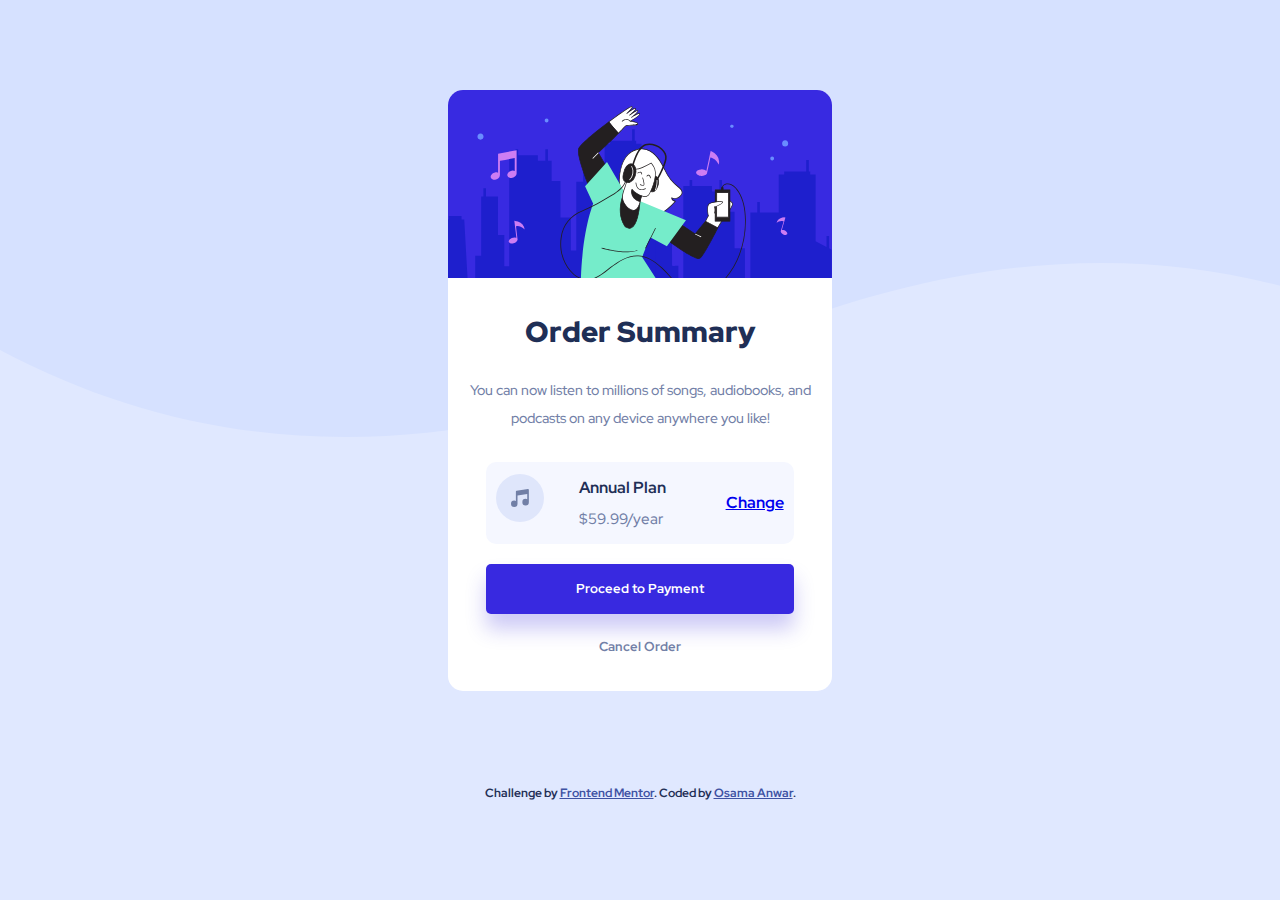
<file: order-summary/index.html>
<!DOCTYPE html>
<html lang="en">
<head>
  <meta charset="UTF-8">
  <meta name="viewport" content="width=device-width, initial-scale=1.0"> <!-- displays site properly based on user's device -->
  <link rel="icon" type="image/png" sizes="32x32" href="./images/favicon-32x32.png">
  <link rel="preconnect" href="https://fonts.googleapis.com">
  <link rel="preconnect" href="https://fonts.gstatic.com" crossorigin>
  <link href="https://fonts.googleapis.com/css2?family=Red+Hat+Display:wght@500;700;900&display=swap" rel="stylesheet">
  <link rel="stylesheet" href="css-file/style.css">
  <title>Order summary card</title>
</head>
<body>
  <div class="container"> 
    <!-- image placing -->
    <div class="img-container">
      <img src="images/illustration-hero.svg" alt="hero image">
    </div>
    <main> 
      <!-- content part -->
      <h1>Order Summary</h1>
      <p>You can now listen to millions of songs, audiobooks, and podcasts on any 
      device anywhere you like!</p>
      <!-- annual plan -->
      <div class="plan-container">
        <div class="plan-icon-container">
          <img src="images/icon-music.svg" alt="music icon">
        </div>
        <div class="plan-summary">
          <h2>Annual Plan</h2>
          <p>$59.99/year</p>
        </div>  
        <a href="#" class="change-btn">Change</a>
      </div>
      <!-- payment -->
      <a href="#" class="proceed-btn"> Proceed to Payment</a>
      <a href="#" class="cancel-btn">Cancel Order</a>
    </main>
  </div>
      <!-- credits -->
  <footer class="attribution">
    Challenge by <a href="https://www.frontendmentor.io?ref=challenge" target="_blank">Frontend Mentor</a>. 
    Coded by <a href="https://github.com/Osama-Anwar" target="_blank">Osama Anwar</a>.
  </footer>
</body>
</html>
</file>
<file: order-summary/css-file/style.css>
:root {
  /* global roles  */
  --Paleblue: hsl(225, 100%, 94%);
  --Brightblue: hsl(245, 75%, 52%);
  --Verypaleblue: hsl(225, 100%, 98%);
  --Desaturatedblue: hsl(224, 23%, 55%);
  --Darkblue: hsl(223, 47%, 23%);
}
* {
  /* global roles  */
  font-family: "Red Hat Display", sans-serif;
  font-size: 16px;
  margin: 0px;
  padding: 0px;
  box-sizing: border-box;
  font-weight: 700;
  line-height: 2em;
}
body {
  background: var(--Paleblue);
  background-image: url("../images/pattern-background-mobile.svg");
  background-repeat: no-repeat;
  color: var(--Darkblue);
}

.container {
  /* card space */
  background-color: white;
  width: 85%;
  margin: 10vh auto;
  border-radius: 15px;
  overflow: hidden;
}

img {
  width: 100%;
  height: auto;
}

main {
  /* content part */
  display: flex;
  flex-direction: column;
  justify-content: center;
  align-items: center;
}

main h1 {
  font-size: 1.8em;
  font-weight: 900;
  padding: 15px;
}

main p {
  font-size: 14px;
  text-align: center;
  padding: 0 10px 10px;
  font-weight: 500;
  color: var(--Desaturatedblue);
}

.plan-container {
  /* Annual plan summary */
  display: flex;
  flex-direction: row;
  width: 80%;
  margin: 20px auto;
  padding: 10px;
  border-radius: 10px;
  justify-content: space-between;
  align-items: center;
  background: var(--Verypaleblue);
}

.plan-container .plan-summary {
  margin-left: -25px;
}

.plan-container div p {
  font-size: 15px;
  font-weight: 500;
  color: var(--Desaturatedblue);
  padding: 0;
  text-align: justify;
}

.proceed-btn {
  /* btn */
  font-size: 13px;
  background: var(--Brightblue);
  color: white;
  width: 80%;
  font-weight: 700;
  text-align: center;
  padding: 12px 0;
  border-radius: 5px;
  text-decoration: none;
  box-shadow: 0px 15px 20px hsl(245, 70%, 51%, 0.25);
}

.cancel-btn {
  margin: 20px 0 31px;
  color: var(--Desaturatedblue);
  text-decoration: none;
  font-weight: 700;
  font-size: 13px;
}

.change-btn:hover {
  text-decoration: none;
  color: hsl(245deg 75% 52% / 64%);
}

.proceed-btn:hover {
  background-color: hsl(245deg 75% 52% / 64%);
}

.cancel-btn:hover {
  color: black;
}

.attribution {
  font-size: 12px;
  text-align: center;
  margin-bottom: 5px;
}
.attribution a {
  color: hsl(228, 45%, 44%);
  font-size: 12px;
}

/* querries for a responsive website */
@media (min-width: 576px) {
  .container {
    width: 51%;
  }
  body {
    background-image: url("../images/pattern-background-mobile.svg");
  }
}

@media (min-width: 768px) {
  .container {
    width: 40%;
  }
  body {
    background-image: url("../images/pattern-background-desktop.svg");
  }
}

@media (min-width: 992px) {
  .container {
    width: 30%;
  }
  body {
    background-image: url("../images/pattern-background-desktop.svg");
  }
}
</file>
